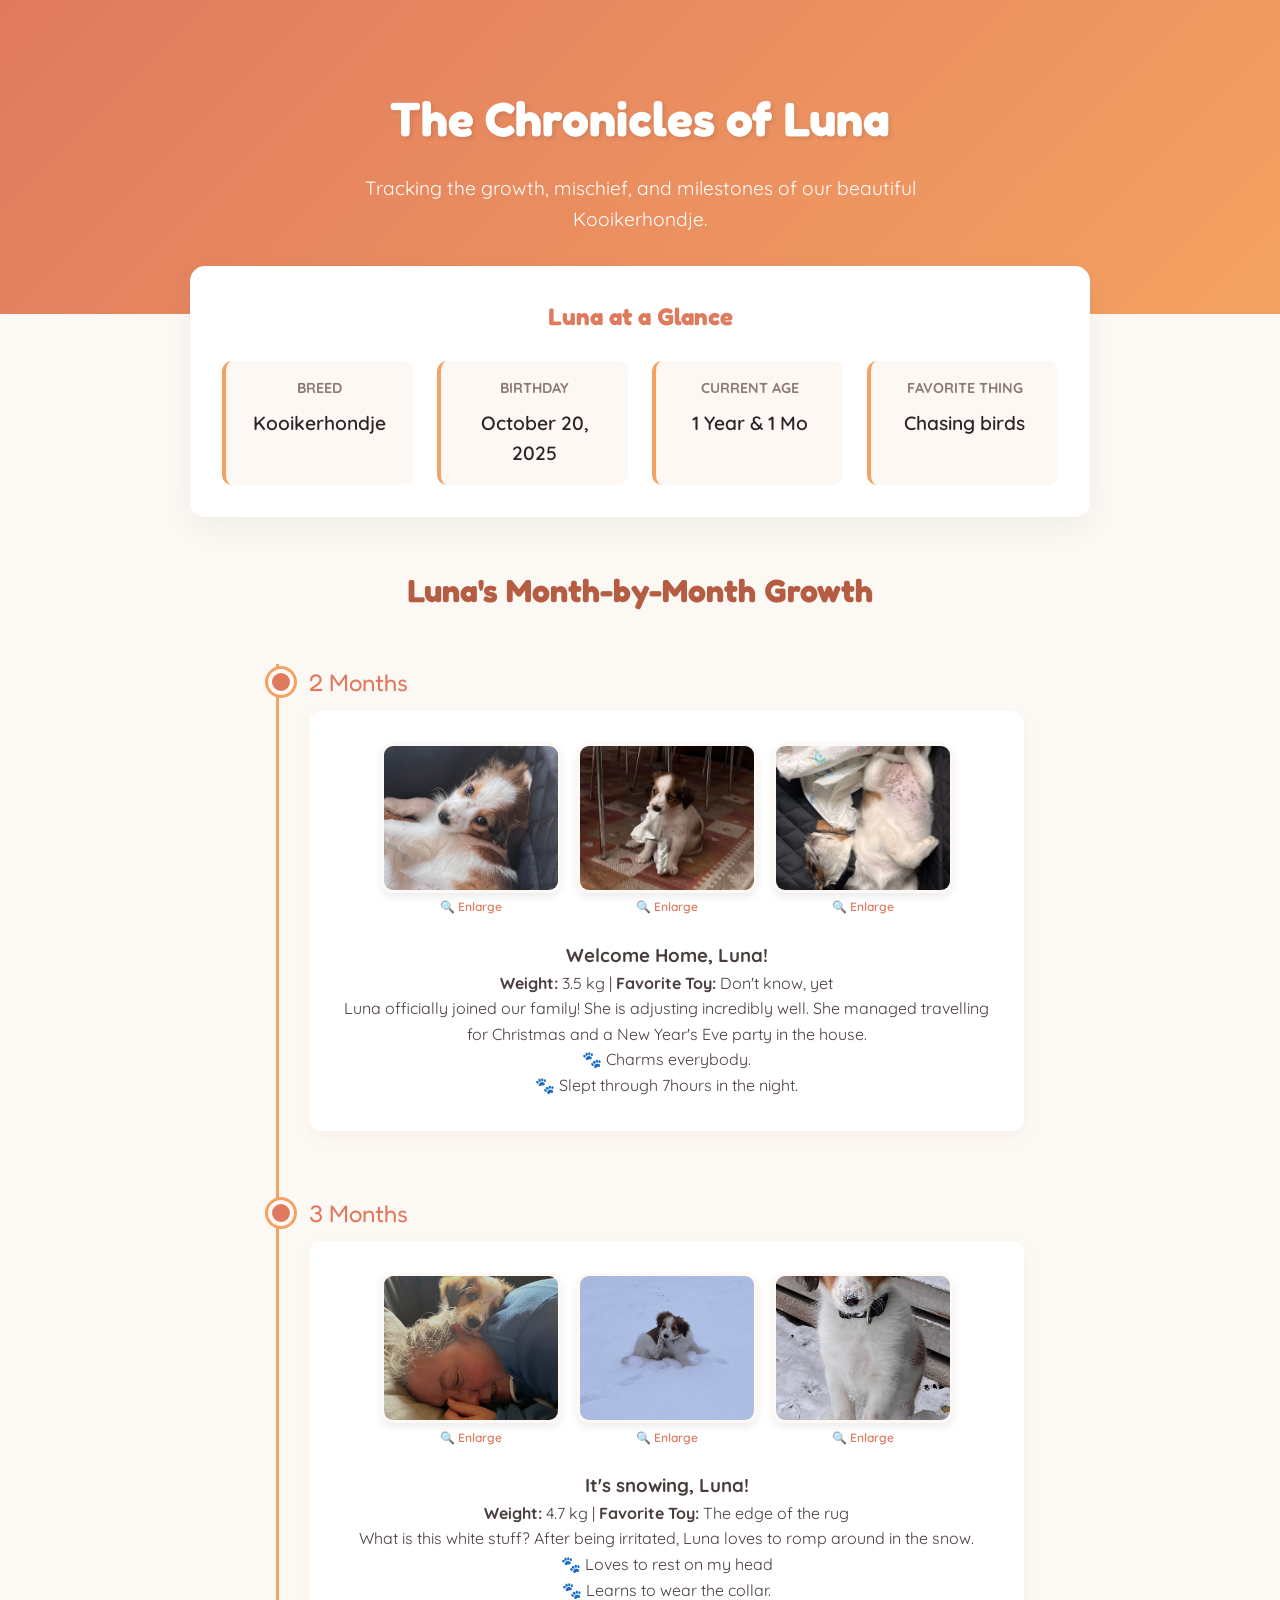
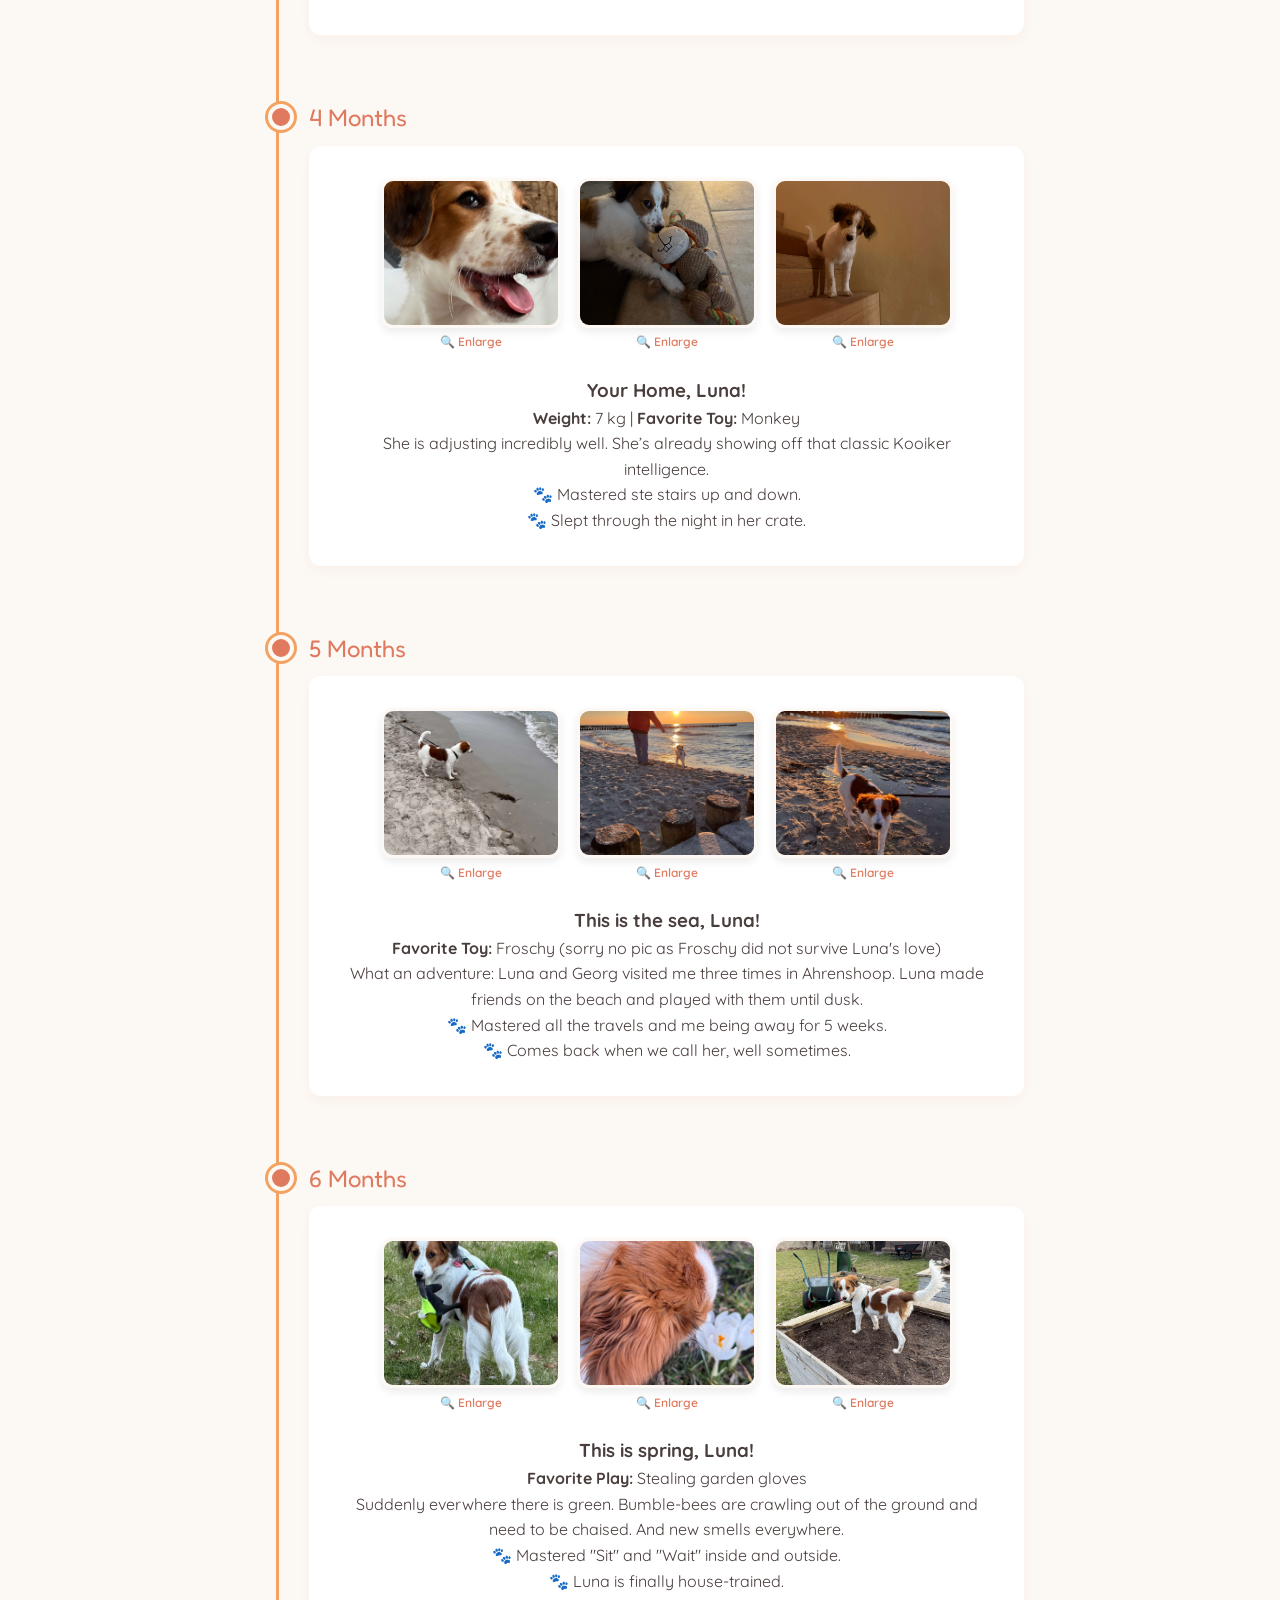
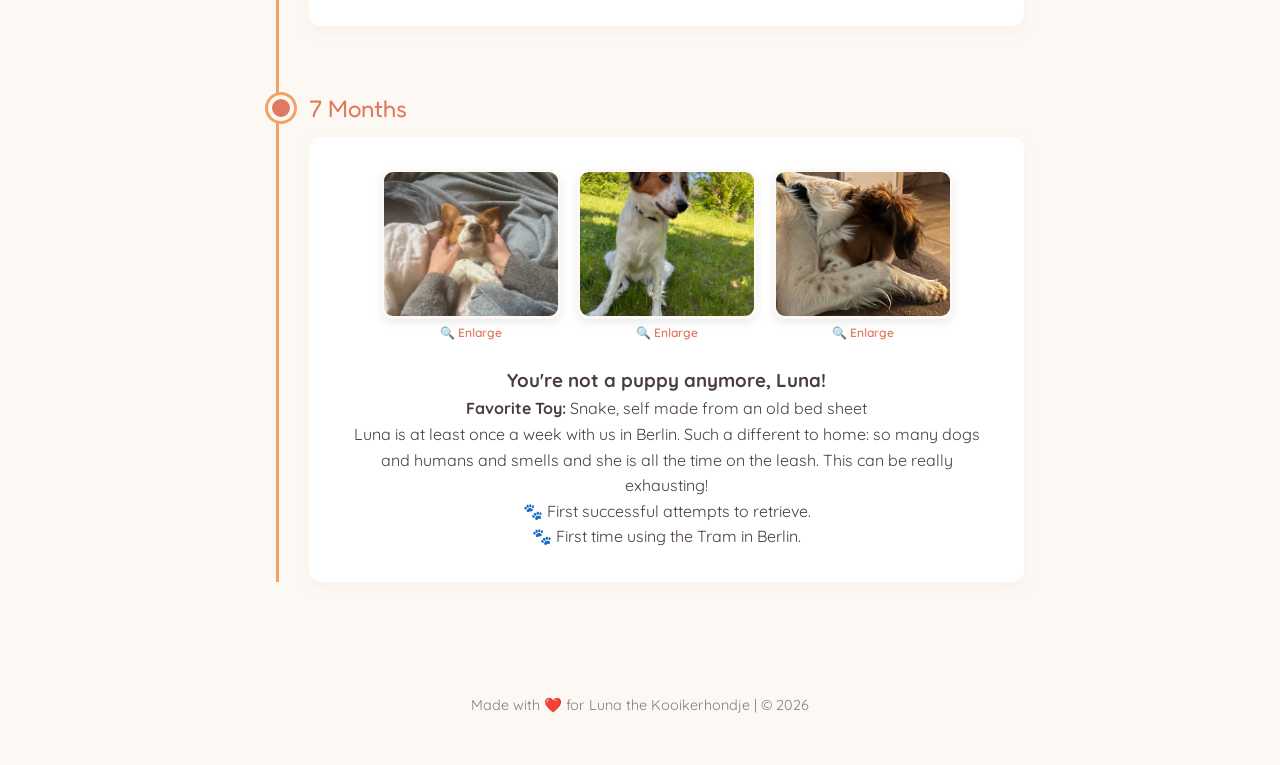
<file: index.html>
<!DOCTYPE html>
<html lang="en">
<head>
    <meta charset="UTF-8">
    <meta name="viewport" content="width=device-width, initial-scale=1.0">
    <title>Luna's Journey | Kooikerhondje Chronicles</title>
    <link rel="stylesheet" href="style.css">
    <link href="https://fonts.googleapis.com/css2?family=Fredoka+One&family=Quicksand:wght@400;600&display=swap" rel="stylesheet">
</head>
<body>

    <header class="hero">
        <div class="hero-content">
            <h1>The Chronicles of Luna</h1>
            <p>Tracking the growth, mischief, and milestones of our beautiful Kooikerhondje.</p>
        </div>
    </header>

    <section class="stats-container">
        <h2>Luna at a Glance</h2>
        <div class="stats-grid">
            <div class="stat-card">
                <h3>Breed</h3>
                <p>Kooikerhondje</p>
            </div>
            <div class="stat-card">
                <h3>Birthday</h3>
                <p>October 20, 2025</p> </div>
            <div class="stat-card">
    <h3>Current Age</h3>
    <p id="luna-age">Calculating...</p> </div>
            <div class="stat-card">
                <h3>Favorite Thing</h3>
                <p>Chasing birds</p>
            </div>
        </div>
    </section>

<main class="timeline-container">
        <h2>Luna's Month-by-Month Growth</h2>
        
        <div class="timeline">
            
           <div class="timeline-item">
    <div class="timeline-date">2 Months</div>
    <div class="timeline-content">
        
        <div class="month-photo-grid">
            
            <div class="photo-item">
                <a href="#img-m2-1" class="thumbnail-link">
                    <img src="luna2a.jpeg" alt="First look at me" class="timeline-img-small">
                    <span class="zoom-hint">🔍 Enlarge</span>
                </a>
                <div id="img-m2-1" class="lightbox">
                    <a href="#close" class="lightbox-close"></a>
                    <div class="lightbox-content">
                        <img src="luna2a.jpeg" alt="First look at me">
                        <a href="#close" class="close-button">&times; Close</a>
                    </div>
                </div>
            </div>

            <div class="photo-item">
                <a href="#img-m2-2" class="thumbnail-link">
                    <img src="luna2b.jpeg" alt="First evening" class="timeline-img-small">
                    <span class="zoom-hint">🔍 Enlarge</span>
                </a>
                <div id="img-m2-2" class="lightbox">
                    <a href="#close" class="lightbox-close"></a>
                    <div class="lightbox-content">
                        <img src="luna2b.jpeg" alt="First evening">
                        <a href="#close" class="close-button">&times; Close</a>
                    </div>
                </div>
            </div>

            <div class="photo-item">
                <a href="#img-m2-3" class="thumbnail-link">
                    <img src="luna2c.jpeg" alt="Luna sleeping" class="timeline-img-small">
                    <span class="zoom-hint">🔍 Enlarge</span>
                </a>
                <div id="img-m2-3" class="lightbox">
                    <a href="#close" class="lightbox-close"></a>
                    <div class="lightbox-content">
                        <img src="luna2c.jpeg" alt="Luna sleeping">
                        <a href="#close" class="close-button">&times; Close</a>
                    </div>
                </div>
            </div>

        </div> <h3>Welcome Home, Luna!</h3>
        <p class="stats-line"><strong>Weight:</strong> 3.5 kg | <strong>Favorite Toy:</strong> Don't know, yet</p>
        <p>Luna officially joined our family! She is adjusting incredibly well. She managed travelling for Christmas and a New Year's Eve party in the house.</p>
            <p>🐾 Charms everybody.</p>
            <p>🐾 Slept through 7hours in the night.</p>
        
    </div>
</div>

           <div class="timeline-item">
    <div class="timeline-date">3 Months</div>
    <div class="timeline-content">
        
        <div class="month-photo-grid">
            
            <div class="photo-item">
                <a href="#img-m3-1" class="thumbnail-link">
                    <img src="luna3a.jpeg" alt="Luna on my head" class="timeline-img-small">
                    <span class="zoom-hint">🔍 Enlarge</span>
                </a>
                <div id="img-m3-1" class="lightbox">
                    <a href="#close" class="lightbox-close"></a>
                    <div class="lightbox-content">
                        <img src="luna3a.jpeg" alt="Luna on my head">
                        <a href="#close" class="close-button">&times; Close</a>
                    </div>
                </div>
            </div>

            <div class="photo-item">
                <a href="#img-m3-2" class="thumbnail-link">
                    <img src="luna3b.jpeg" alt="Luna in snow" class="timeline-img-small">
                    <span class="zoom-hint">🔍 Enlarge</span>
                </a>
                <div id="img-m3-2" class="lightbox">
                    <a href="#close" class="lightbox-close"></a>
                    <div class="lightbox-content">
                        <img src="luna3b.jpeg" alt="Luna in snow">
                        <a href="#close" class="close-button">&times; Close</a>
                    </div>
                </div>
            </div>

            <div class="photo-item">
                <a href="#img-m3-3" class="thumbnail-link">
                    <img src="luna3c.jpeg" alt="Luna's snow nose" class="timeline-img-small">
                    <span class="zoom-hint">🔍 Enlarge</span>
                </a>
                <div id="img-m3-3" class="lightbox">
                    <a href="#close" class="lightbox-close"></a>
                    <div class="lightbox-content">
                        <img src="luna3c.jpeg" alt="Luna's snow nose">
                        <a href="#close" class="close-button">&times; Close</a>
                    </div>
                </div>
            </div>

        </div> <h3>It's snowing, Luna!</h3>
        <p class="stats-line"><strong>Weight:</strong> 4.7 kg | <strong>Favorite Toy:</strong> The edge of the rug</p>
        <p>What is this white stuff? After being irritated, Luna loves to romp around in the snow.</p>
	<p>🐾 Loves to rest on my head</p>
                          <p>🐾 Learns to wear the collar.</p>
           </div>
</div>

           <div class="timeline-item">
    <div class="timeline-date">4 Months</div>
    <div class="timeline-content">
        
        <div class="month-photo-grid">
            
            <div class="photo-item">
                <a href="#img-m4-1" class="thumbnail-link">
                    <img src="luna4a.jpeg" alt="Luna's head" class="timeline-img-small">
                    <span class="zoom-hint">🔍 Enlarge</span>
                </a>
                <div id="img-m4-1" class="lightbox">
                    <a href="#close" class="lightbox-close"></a>
                    <div class="lightbox-content">
                        <img src="luna4a.jpeg" alt="Luna's head">
                        <a href="#close" class="close-button">&times; Close</a>
                    </div>
                </div>
            </div>

            <div class="photo-item">
                <a href="#img-m4-2" class="thumbnail-link">
                    <img src="luna4b.jpeg" alt="Luna with monkey" class="timeline-img-small">
                    <span class="zoom-hint">🔍 Enlarge</span>
                </a>
                <div id="img-m4-2" class="lightbox">
                    <a href="#close" class="lightbox-close"></a>
                    <div class="lightbox-content">
                        <img src="luna4b.jpeg" alt="Luna with monkey">
                        <a href="#close" class="close-button">&times; Close</a>
                    </div>
                </div>
            </div>

            <div class="photo-item">
                <a href="#img-m4-3" class="thumbnail-link">
                    <img src="luna4c.jpeg" alt="Luna on the stairs" class="timeline-img-small">
                    <span class="zoom-hint">🔍 Enlarge</span>
                </a>
                <div id="img-m4-3" class="lightbox">
                    <a href="#close" class="lightbox-close"></a>
                    <div class="lightbox-content">
                        <img src="luna4c.jpeg" alt="Luna on the stairs">
                        <a href="#close" class="close-button">&times; Close</a>
                    </div>
                </div>
            </div>

        </div> <h3>Your Home, Luna!</h3>
        <p class="stats-line"><strong>Weight:</strong> 7 kg | <strong>Favorite Toy:</strong> Monkey</p>
        <p>She is adjusting incredibly well. She’s already showing off that classic Kooiker intelligence.</p>
                 <p>🐾 Mastered ste stairs up and down.</p>
            <p>🐾 Slept through the night in her crate.</p>
     
    </div>
</div>

           <div class="timeline-item">
    <div class="timeline-date">5 Months</div>
    <div class="timeline-content">
        
        <div class="month-photo-grid">
            
            <div class="photo-item">
                <a href="#img-m5-1" class="thumbnail-link">
                    <img src="luna5a.jpeg" alt="Luna at the sea" class="timeline-img-small">
                    <span class="zoom-hint">🔍 Enlarge</span>
                </a>
                <div id="img-m5-1" class="lightbox">
                    <a href="#close" class="lightbox-close"></a>
                    <div class="lightbox-content">
                        <img src="luna5a.jpeg" alt="Luna at the sea">
                        <a href="#close" class="close-button">&times; Close</a>
                    </div>
                </div>
            </div>

            <div class="photo-item">
                <a href="#img-m5-2" class="thumbnail-link">
                    <img src="luna5b.jpeg" alt="Luna with Georg" class="timeline-img-small">
                    <span class="zoom-hint">🔍 Enlarge</span>
                </a>
                <div id="img-m5-2" class="lightbox">
                    <a href="#close" class="lightbox-close"></a>
                    <div class="lightbox-content">
                        <img src="luna5b.jpeg" alt="Luna with Georg">
                        <a href="#close" class="close-button">&times; Close</a>
                    </div>
                </div>
            </div>

            <div class="photo-item">
                <a href="#img-m5-3" class="thumbnail-link">
                    <img src="luna5c.jpeg" alt="Luna and sunset" class="timeline-img-small">
                    <span class="zoom-hint">🔍 Enlarge</span>
                </a>
                <div id="img-m5-3" class="lightbox">
                    <a href="#close" class="lightbox-close"></a>
                    <div class="lightbox-content">
                        <img src="luna5c.jpeg" alt="Luna and sunset">
                        <a href="#close" class="close-button">&times; Close</a>
                    </div>
                </div>
            </div>

        </div> <h3>This is the sea, Luna!</h3>
        <p class="stats-line"> <strong>Favorite Toy:</strong> Froschy (sorry no pic as Froschy did not survive Luna's love)</p>
        <p>What an adventure: Luna and Georg visited me three times in Ahrenshoop. Luna made friends on the beach and played with them until dusk.</p>
    
            <p>🐾 Mastered all the travels and me being away for 5 weeks.</p>
            <p>🐾 Comes back when we call her, well sometimes.</p>
        
    </div>
</div>

           <div class="timeline-item">
    <div class="timeline-date">6 Months</div>
    <div class="timeline-content">
        
        <div class="month-photo-grid">
            
            <div class="photo-item">
                <a href="#img-m6-1" class="thumbnail-link">
                    <img src="luna6a.jpg" alt="Luna with glove" class="timeline-img-small">
                    <span class="zoom-hint">🔍 Enlarge</span>
                </a>
                <div id="img-m6-1" class="lightbox">
                    <a href="#close" class="lightbox-close"></a>
                    <div class="lightbox-content">
                        <img src="luna6a.jpg" alt="Luna with glove">
                        <a href="#close" class="close-button">&times; Close</a>
                    </div>
                </div>
            </div>

            <div class="photo-item">
                <a href="#img-m6-2" class="thumbnail-link">
                    <img src="luna6b.jpeg" alt="Luna with flower" class="timeline-img-small">
                    <span class="zoom-hint">🔍 Enlarge</span>
                </a>
                <div id="img-m6-2" class="lightbox">
                    <a href="#close" class="lightbox-close"></a>
                    <div class="lightbox-content">
                        <img src="luna6b.jpeg" alt="Luna with flower">
                        <a href="#close" class="close-button">&times; Close</a>
                    </div>
                </div>
            </div>

            <div class="photo-item">
                <a href="#img-m6-3" class="thumbnail-link">
                    <img src="Luna6d.jpeg" alt="Luna gardening" class="timeline-img-small">
                    <span class="zoom-hint">🔍 Enlarge</span>
                </a>
                <div id="img-m6-3" class="lightbox">
                    <a href="#close" class="lightbox-close"></a>
                    <div class="lightbox-content">
                        <img src="Luna6d.jpeg" alt="Luna gardening">
                        <a href="#close" class="close-button">&times; Close</a>
                    </div>
                </div>
            </div>

        </div> <h3>This is spring, Luna!</h3>
        <p class="stats-line"> <strong>Favorite Play:</strong> Stealing garden gloves</p>
        <p>Suddenly everwhere there is green. Bumble-bees are crawling out of the ground and need to be chaised. And new smells everywhere.</p>
 
            <p>🐾 Mastered "Sit" and "Wait" inside and outside.</p>
            <p>🐾 Luna is finally house-trained.</p>
       
    </div>
</div>

           <div class="timeline-item">
    <div class="timeline-date">7 Months</div>
    <div class="timeline-content">
        
        <div class="month-photo-grid">
            
            <div class="photo-item">
                <a href="#img-m7-1" class="thumbnail-link">
                    <img src="luna7a.jpg" alt="Luna at the spa" class="timeline-img-small">
                    <span class="zoom-hint">🔍 Enlarge</span>
                </a>
                <div id="img-m7-1" class="lightbox">
                    <a href="#close" class="lightbox-close"></a>
                    <div class="lightbox-content">
                        <img src="luna7a.jpg" alt="Luna at the spa">
                        <a href="#close" class="close-button">&times; Close</a>
                    </div>
                </div>
            </div>

            <div class="photo-item">
                <a href="#img-m7-2" class="thumbnail-link">
                    <img src="luna7b.jpeg" alt="Luna on the grass" class="timeline-img-small">
                    <span class="zoom-hint">🔍 Enlarge</span>
                </a>
                <div id="img-m7-2" class="lightbox">
                    <a href="#close" class="lightbox-close"></a>
                    <div class="lightbox-content">
                        <img src="luna7b.jpeg" alt="Luna on the grass">
                        <a href="#close" class="close-button">&times; Close</a>
                    </div>
                </div>
            </div>

            <div class="photo-item">
                <a href="#img-m7-3" class="thumbnail-link">
                    <img src="luna7c.jpeg" alt="Luna sleeping" class="timeline-img-small">
                    <span class="zoom-hint">🔍 Enlarge</span>
                </a>
                <div id="img-m7-3" class="lightbox">
                    <a href="#close" class="lightbox-close"></a>
                    <div class="lightbox-content">
                        <img src="luna7c.jpeg" alt="Luna sleeping">
                        <a href="#close" class="close-button">&times; Close</a>
                    </div>
                </div>
            </div>

        </div> <h3>You're not a puppy anymore, Luna!</h3>
        <p class="stats-line"> <strong>Favorite Toy:</strong> Snake, self made from an old bed sheet </p>
        <p>Luna is at least once a week with us in Berlin. Such a different to home: so many dogs and humans and smells and she is all the time on the leash. This can be really exhausting! </p>
        
            <p>🐾 First successful attempts to retrieve.</p>
            <p>🐾 First time using the Tram in Berlin.</p>
        
    </div>
</div>

    </main>

    <footer>
        <p>Made with ❤️ for Luna the Kooikerhondje | &copy; 2026</p>
    </footer>
<script>
        document.addEventListener("DOMContentLoaded", function() {
            // 1. SET LUNA'S BIRTHDAY HERE: (Year, Month - 1, Day)
            // March = 2, April = 3, May = 4, June = 5...
            const birthDate = new Date(2025, 9, 20); 

            const today = new Date();
            
            // Calculate total months difference
            let months = (today.getFullYear() - birthDate.getFullYear()) * 12;
            months -= birthDate.getMonth();
            months += today.getMonth();
            
            // Adjust if the current day of the month hasn't reached her birth day yet
            if (today.getDate() < birthDate.getDate()) {
                months--;
            }

            // Display the result
            const ageElement = document.getElementById("luna-age");
            if (months < 0) {
                ageElement.innerText = "Not born yet!";
            } else if (months === 0) {
                // If she's under a month old, show weeks instead
                const diffTime = Math.abs(today - birthDate);
                const diffDays = Math.ceil(diffTime / (1000 * 60 * 60 * 24));
                const weeks = Math.floor(diffDays / 7);
                ageElement.innerText = weeks === 1 ? "1 Week" : weeks + " Weeks";
            } else if (months === 1) {
                ageElement.innerText = "1 Month";
            } else if (months >= 12) {
                // If she's over a year old, show years and months
                const years = Math.floor(months / 12);
                const remainingMonths = months % 12;
                let ageString = years === 1 ? "1 Year" : years + " Years";
                if (remainingMonths > 0) {
                    ageString += ` & ${remainingMonths} ` + (remainingMonths === 1 ? "Mo" : "Mos");
                }
                ageElement.innerText = ageString;
            } else {
                ageElement.innerText = months + " Months";
            }
        });
    </script>
</body>
</body>
</html>
</file>
<file: style.css>
/* Global Reset & Fonts */
* {
    box-sizing: border-box;
    margin: 0;
    padding: 0;
}

body {
    font-family: 'Quicksand', sans-serif;
    background-color: #fcf9f5;
    color: #4a3e3d;
    line-height: 1.6;
}

/* Hero Section */
.hero {
    background: linear-gradient(135deg, #e07a5f 0%, #f4a261 100%);
    color: white;
    text-align: center;
    padding: 5rem 1rem;
}

.hero h1 {
    font-family: 'Fredoka One', cursive;
    font-size: 3rem;
    margin-bottom: 1rem;
    text-shadow: 2px 2px 4px rgba(0,0,0,0.1);
}

.hero p {
    font-size: 1.2rem;
    max-width: 600px;
    margin: 0 auto;
}

/* Stats Dashboard */
.stats-container {
    max-width: 900px;
    margin: -3rem auto 3rem auto;
    background: white;
    padding: 2rem;
    border-radius: 15px;
    box-shadow: 0 10px 30px rgba(0,0,0,0.05);
    text-align: center;
}

.stats-container h2 {
    font-family: 'Fredoka One', cursive;
    color: #e07a5f;
    margin-bottom: 1.5rem;
}

.stats-grid {
    display: grid;
    grid-template-columns: repeat(auto-fit, minmax(180px, 1fr));
    gap: 1.5rem;
}

.stat-card {
    background: #fdf8f4;
    padding: 1rem;
    border-radius: 10px;
    border-left: 4px solid #f4a261;
}

.stat-card h3 {
    font-size: 0.9rem;
    text-transform: uppercase;
    color: #8d7a78;
    margin-bottom: 0.5rem;
}

.stat-card p {
    font-size: 1.2rem;
    font-weight: 600;
    color: #2d2524;
}

/* Timeline Layout & Warm Colors */
.timeline-container {
    max-width: 800px;
    margin: 0 auto;
    padding: 0 1rem;
}

.timeline-container h2 {
    text-align: center;
    font-family: 'Fredoka One', cursive;
    color: #b55d43; /* Warm terracotta */
    margin-bottom: 3rem;
    font-size: 2rem;
}

.timeline {
    position: relative;
    border-left: 3px solid #f4a261;
    margin-left: 20px;
    padding-left: 30px;
}

.timeline-item {
    position: relative;
    margin-bottom: 4rem;
}

.timeline-item::before {
    content: '';
    position: absolute;
    left: -41px;
    top: 5px;
    background: #e07a5f;
    border: 4px solid #fcf9f5;
    width: 18px;
    height: 18px;
    border-radius: 50%;
    box-shadow: 0 0 0 3px #f4a261;
}

.timeline-date {
    font-family: 'Fredoka One', cursive;
    font-size: 1.5rem;
    color: #e07a5f;
    margin-bottom: 0.5rem;
}

.timeline-content {
    background: white;
    padding: 2rem;
    border-radius: 12px;
    box-shadow: 0 5px 15px rgba(224, 122, 95, 0.08); /* Warm shadow */
    text-align: center; /* Centers the image and text nicely */
}

/* Multi-Photo Grid Styling */
.month-photo-grid {
    display: flex;
    flex-wrap: wrap;
    justify-content: center;
    gap: 1rem;
    margin-bottom: 1.5rem;
}

.photo-item {
    flex: 1;
    min-width: 140px;
    max-width: 180px; /* Limits how big they get if there's only one photo */
}

.thumbnail-link {
    display: block;
    text-decoration: none;
    transition: transform 0.2s ease;
}

.thumbnail-link:hover {
    transform: scale(1.05);
}

.timeline-img-small {
    width: 100%;
    height: 150px; /* Slightly smaller to fit nicely in a row */
    object-fit: cover;
    border-radius: 12px;
    border: 3px solid #fdf8f4;
    box-shadow: 0 4px 8px rgba(0,0,0,0.08);
    display: block;
    margin-bottom: 0.3rem;
}

.zoom-hint {
    font-size: 0.75rem;
    color: #e07a5f;
    font-weight: 600;
    display: block;
    text-align: center;
}
/* --- THE ENLARGE EFFECT (LIGHTBOX) --- */
.lightbox {
    position: fixed;
    top: 0;
    left: 0;
    width: 100vw;
    height: 100vh;
    background: rgba(45, 37, 36, 0.85); /* Warm dark overlay */
    z-index: 999;
    opacity: 0;
    pointer-events: none;
    transition: opacity 0.3s ease;
    display: flex;
    justify-content: center;
    align-items: center;
}

/* When the thumbnail is clicked, show the lightbox */
.lightbox:target {
    opacity: 1;
    pointer-events: auto;
}

/* Click anywhere outside the photo to close */
.lightbox-close {
    position: absolute;
    top: 0;
    left: 0;
    width: 100%;
    height: 100%;
    cursor: default;
}

.lightbox-content {
    position: relative;
    max-width: 85%;
    max-height: 80%;
    background: white;
    padding: 10px;
    border-radius: 8px;
    box-shadow: 0 10px 25px rgba(0,0,0,0.3);
    text-align: right;
}

.lightbox-content img {
    max-width: 100%;
    max-height: 70vh;
    display: block;
    border-radius: 4px;
}

.close-button {
    display: inline-block;
    margin-top: 10px;
    color: #e07a5f;
    text-decoration: none;
    font-weight: bold;
    font-family: 'Fredoka One', cursive;
}

/* Footer */
footer {
    text-align: center;
    padding: 3rem 1rem;
    color: #8d7a78;
    font-size: 0.9rem;
}

/* Responsive adjustments */
@media (max-width: 600px) {
    .hero h1 { font-size: 2.2rem; }
    .timeline { margin-left: 10px; padding-left: 20px; }
    .timeline-item::before { left: -31px; }
}
</file>
